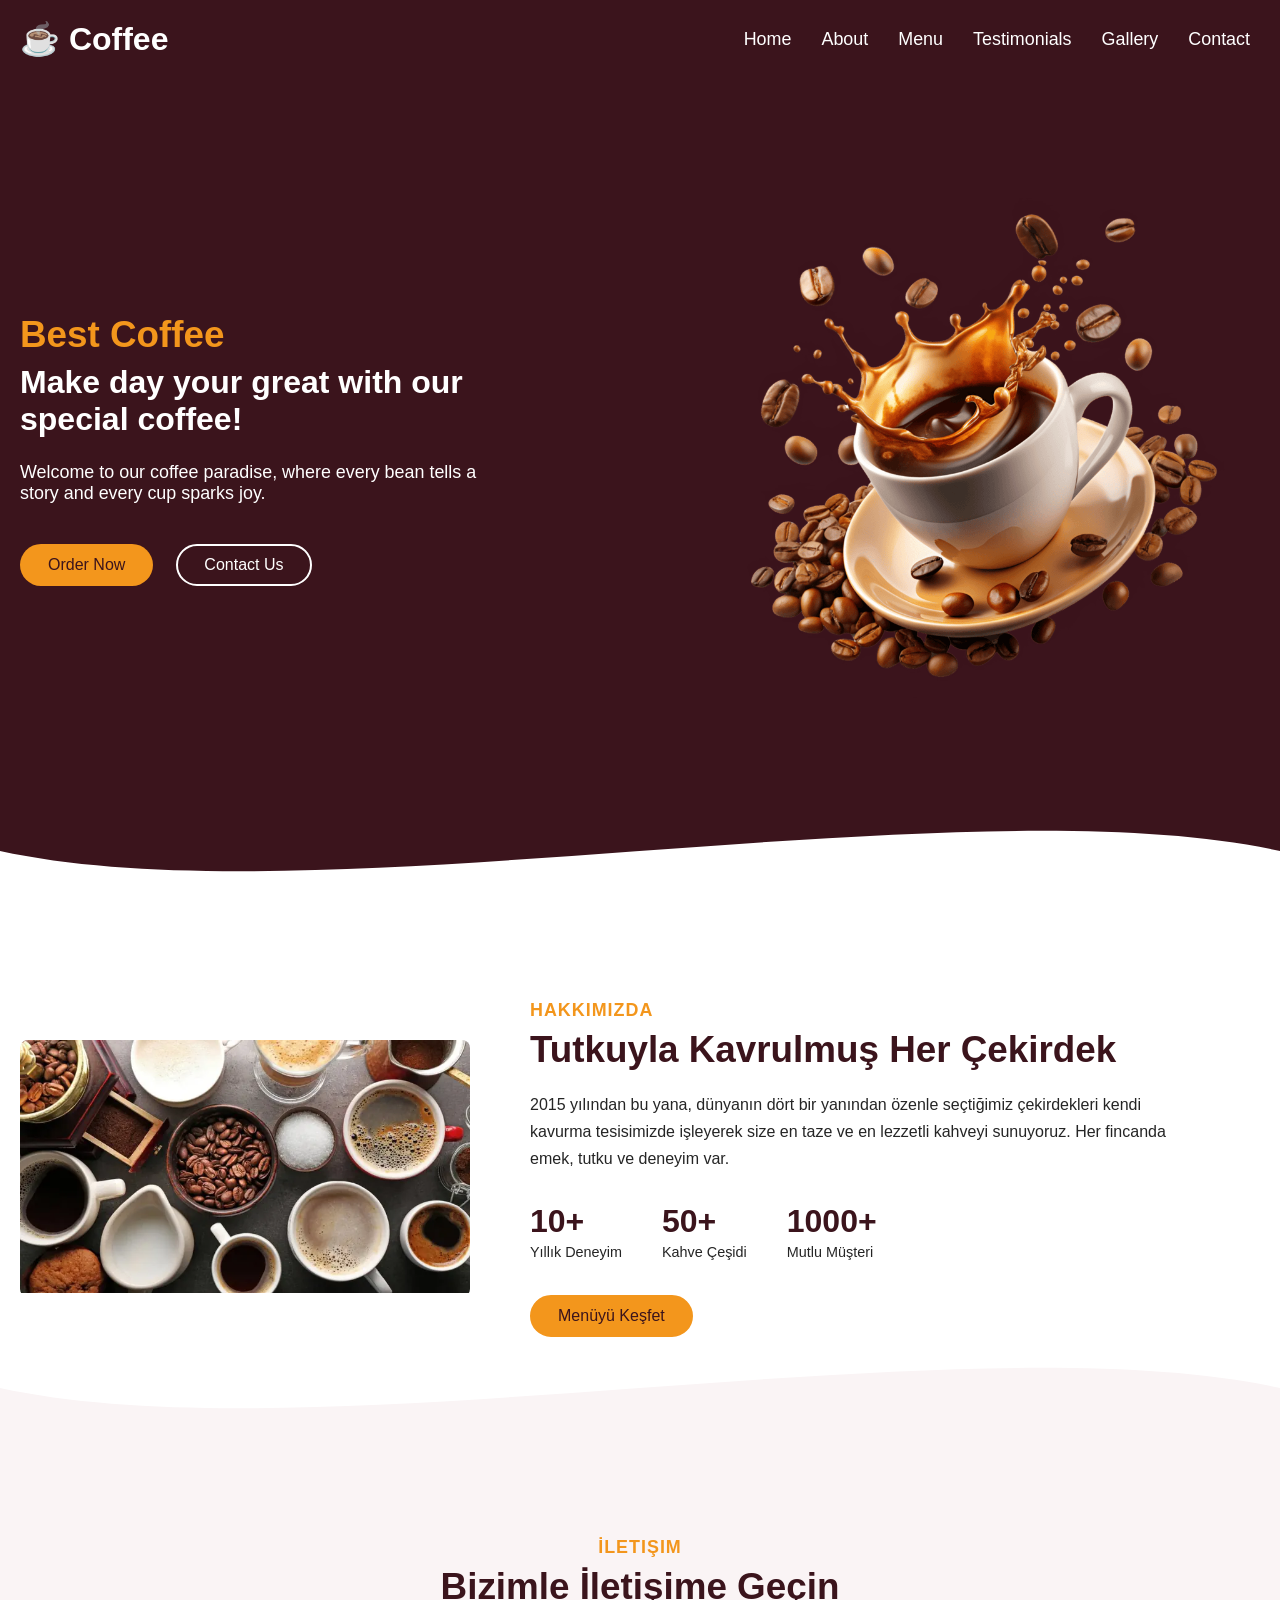
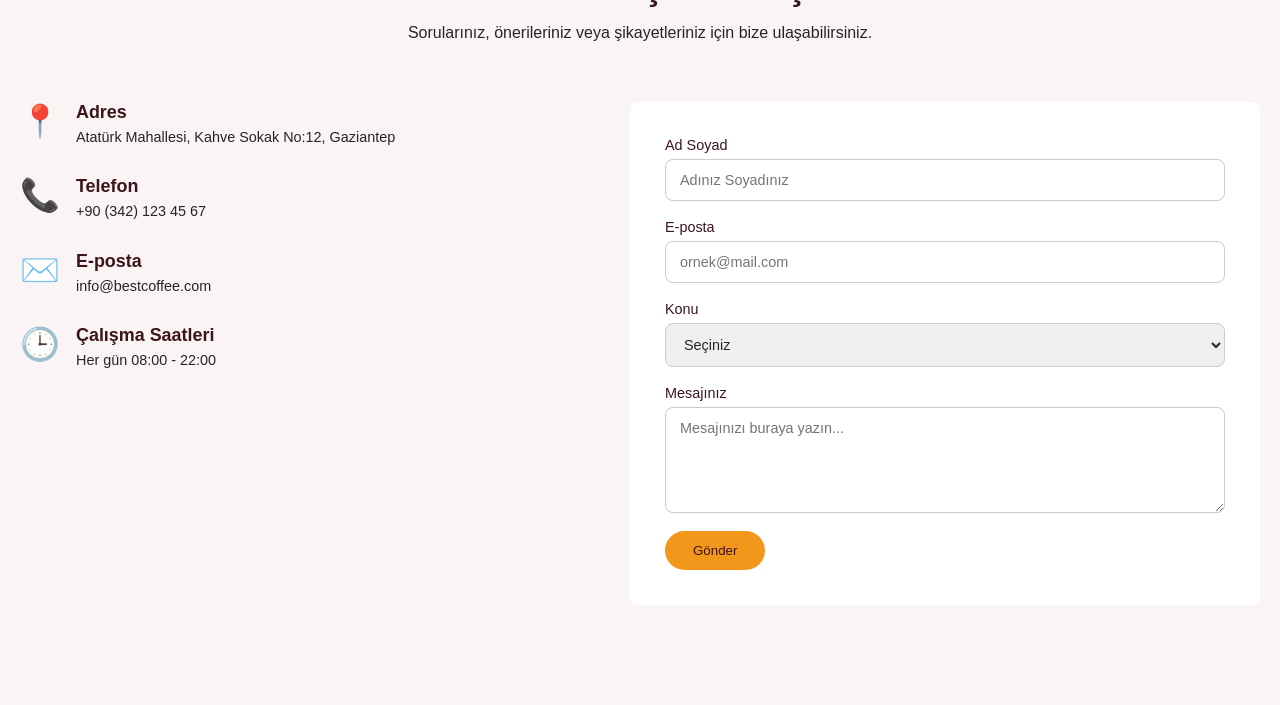
<file: coffe_website/index.html>
<!DOCTYPE html>
<html lang="en">
<head>
    <meta charset="UTF-8">
    <meta name="viewport" content="width=device-width, initial-scale=1.0">
    <title>Document</title>
    <link rel="stylesheet" href="style.css">
</head>
<body>
    <!--Header / Navbar-->
    <header>
        <nav class="navbar section-content">
            <a href="#" class="nav-logo">
                <h2 class="logo-text">☕ Coffee</h2>
            </a>
            <ul class="nav-menu"> 
                <li class="nav-item">
                    <a href="#home" class="nav-link">Home</a>
                </li>
                <li class="nav-item">
                    <a href="#about" class="nav-link">About</a>
                </li>
                <li class="nav-item">
                   <a href="menu.html" class="nav-link">Menu</a>
                </li>
                <li class="nav-item">
                    <a href="testimonials.html  " class="nav-link">Testimonials</a>
                </li>
                <li class="nav-item">
                    <a href="gallery.html" class="nav-link">Gallery</a>
                </li>
                <li class="nav-item">
                    <a href="#contact" class="nav-link">Contact</a>
                </li>
            </ul>
        </nav>
    </header>

    <main>
        <!--Hero section-->
        <section class="hero-section" id="home">
            <div class="section-content">
                <div class="hero-details">
                    <h2 class="title">Best Coffee</h2>
                    <h3 class="subtitle">Make day your great with our special coffee!</h3>
                    <p class="description">Welcome to our coffee paradise, where every bean tells a story and every cup sparks joy.</p>

                    <div class="buttons">
                        <a href="#" class="button order-now">Order Now</a>
                        <a href="#contact" class="button contact-us">Contact Us</a>
                    </div>
                </div>
                <div class="hero-image-wrapper">
                    <img src="images1/coffee-hero-section.png" alt="Hero" class="hero-image">
                </div>
            </div>
            <div class="wave-divider">
        <svg viewBox="0 0 1440 100" preserveAspectRatio="none" xmlns="http://www.w3.org/2000/svg">
            <path d="M0,50 C360,120 1080,-20 1440,50 L1440,100 L0,100 Z" fill="#fff"></path>
        </svg>
    </div>
        </section>


        <!--About Section-->
<section class="about-section" id="about">
    <div class="section-content">
        <div class="about-image-wrapper">
            <img src="images1\image_1080.webp" alt="About Us" class="about-image">
        </div>
        <div class="about-details">
            <p class="about-subtitle">Hakkımızda</p>
            <h2 class="about-title">Tutkuyla Kavrulmuş Her Çekirdek</h2>
            <p class="about-description">
                2015 yılından bu yana, dünyanın dört bir yanından özenle seçtiğimiz çekirdekleri
                kendi kavurma tesisimizde işleyerek size en taze ve en lezzetli kahveyi sunuyoruz.
                Her fincanda emek, tutku ve deneyim var.
            </p>

            <div class="about-stats">
                <div class="stat-item">
                    <h3 class="stat-number">10+</h3>
                    <p class="stat-label">Yıllık Deneyim</p>
                </div>
                <div class="stat-item">
                    <h3 class="stat-number">50+</h3>
                    <p class="stat-label">Kahve Çeşidi</p>
                </div>
                <div class="stat-item">
                    <h3 class="stat-number">1000+</h3>
                    <p class="stat-label">Mutlu Müşteri</p>
                </div>
            </div>

            <a href="menu.html" class="button">Menüyü Keşfet</a>
        </div>
    </div>


 
 
  <!--Wave divider-->
    <div class="wave-divider wave-divider-pink">
        <svg viewBox="0 0 1440 100" preserveAspectRatio="none" xmlns="http://www.w3.org/2000/svg">
            <path d="M0,50 C360,120 1080,-20 1440,50 L1440,100 L0,100 Z" fill="#faf4f5"></path>
        </svg>
    </div>
</section>



   <!--Contact Section-->
<section class="contact-section" id="contact">
    <div class="section-content">
        <div class="contact-header">
            <p class="contact-subtitle">İletişim</p>
            <h2 class="contact-title">Bizimle İletişime Geçin</h2>
            <p class="contact-description">
                Sorularınız, önerileriniz veya şikayetleriniz için bize ulaşabilirsiniz.
            </p>
        </div>

        <div class="contact-wrapper">
            <!--Contact Info-->
            <div class="contact-info">
                <div class="contact-info-item">
                    <span class="contact-icon">📍</span>
                    <div>
                        <h4>Adres</h4>
                        <p>Atatürk Mahallesi, Kahve Sokak No:12, Gaziantep</p>
                    </div>
                </div>

                <div class="contact-info-item">
                    <span class="contact-icon">📞</span>
                    <div>
                        <h4>Telefon</h4>
                        <p>+90 (342) 123 45 67</p>
                    </div>
                </div>

                <div class="contact-info-item">
                    <span class="contact-icon">✉️</span>
                    <div>
                        <h4>E-posta</h4>
                        <p>info@bestcoffee.com</p>
                    </div>
                </div>

                <div class="contact-info-item">
                    <span class="contact-icon">🕒</span>
                    <div>
                        <h4>Çalışma Saatleri</h4>
                        <p>Her gün 08:00 - 22:00</p>
                    </div>
                </div>
            </div>
 
            <!--Contact Form-->
            <form class="contact-form" id="contactForm">
                <div class="form-group">
                    <label for="name">Ad Soyad</label>
                    <input type="text" id="name" name="name" placeholder="Adınız Soyadınız" required>
                </div>

                <div class="form-group">
                    <label for="email">E-posta</label>
                    <input type="email" id="email" name="email" placeholder="ornek@mail.com" required>
                </div>

                <div class="form-group">
                    <label for="subject">Konu</label>
                    <select id="subject" name="subject" required>
                        <option value="" disabled selected>Seçiniz</option>
                        <option value="istek">İstek</option>
                        <option value="sikayet">Şikayet</option>
                        <option value="oneri">Öneri</option>
                        <option value="diger">Diğer</option>
                    </select>
                </div>

                <div class="form-group">
                    <label for="message">Mesajınız</label>
                    <textarea id="message" name="message" rows="5" placeholder="Mesajınızı buraya yazın..." required></textarea>
                </div>

                <button type="submit" class="button">Gönder</button>
            </form>
        </div>
    </div>
   
</section>
       
    </main>
</body>
</html>
</file>
<file: coffe_website/style.css>
html{
    scroll-behavior: smooth;
}
/* Importing Google Fonts*/
@import url('https://fonts.googleapis.com/css2?family=Miniver&family=Poppins:ital,wght@0,400;0,500;0,600;0,700;1,400&display=swap');
*{
    margin: 0;
    padding: 0;
    box-sizing: border-box;
    font-family: "Poppins", sans-serif;
}
:root{
    /*Colors*/
    --white-color:#fff;
    --dark-color:#252525;
    --primary-color:#3b141c;
    --secondary-color:#f3961c;
    --light-pink-color:#faf4f5;
    --medium-gray-color:#ccc;

    /*Font size*/
    --font-size-s:0.9rem;
    --font-size-n:1rem;
    --font-size-m:1.12rem;
    --font-size-l:1.5rem;
    --font-size-xl:2rem;
    --font-size-xxl:2.3rem;

    /*Font weight*/
    --font-weight-normal:400;
    --font-weight-medium:500;
    --font-weight-semibold:600;
    --font-weight-bold:700;

    /*Border radius*/
    --border-radius-s:8px;
    --border-radius-m:30px;
    --border-radius-circle:50%;
    
    /*Site max width*/
    --site-max-width:1300px;
}
/*Styling whole site*/
ul{
    list-style: none;
}
a{
    text-decoration:none;
}
button{
    cursor:pointer;
    border: none;
    background:none;
}

img{
    width: 100%;

}
.section-content{
    margin:0 auto;
    padding:0 20px;
    max-width:var(--site-max-width);
}
/*Navbar styling*/
header{
    position: fixed;
    width: 100%;
    z-index: 5;
    background:var(--primary-color);
}
header .navbar{
    display: flex;
    padding: 20px;
    align-items: center;
    justify-content: space-between;
}
.navbar .nav-logo .logo-text{
    color: var(--white-color);
    font-size: var(--font-size-xl);
    font-weight: var(--font-weight-semibold);
}
.navbar .nav-menu {
    display: flex;
    gap: 10px;

}
.navbar .nav-menu .nav-link{
  color:var(--white-color);
  padding: 10px;
  font-size:var(--font-size-m) ;
  border-radius: var(--border-radius-m);
  transition: 0.3s ease;    
}
.navbar .nav-menu .nav-link:hover{
     color:var(--primary-color);
  background: var(--secondary-color);
}
.hero-section{
    min-height: 100vh;
    background: var(--primary-color);
}
.hero-section .section-content{
    display: flex;
    align-items: center;
    min-height: 100vh;
    color:var(--white-color);
    justify-content: space-between;
}
.hero-section .hero-details .title{
    font-size: var(--font-size-xxl);
    color: var(--secondary-color);
    font-family: "Miniver",sans-serif;
}
.hero-section .hero-details .subtitle{
    margin-top: 8px;
    max-width: 70%;
    font-size: var(--font-size-xl);
    font-weight: var(--font-weight-semibold);
}
.hero-section .hero-details .description{
    max-width: 70%;
    margin: 24px 0 40px;
    font-size: var(--font-size-m);

    
}
.hero-section .hero-details .buttons{
    display: flex;
    gap: 23px;
}
.hero-section .hero-details .button{
    padding: 10px 26px;
    border: 2px solid transparent;
    color: var(--primary-color);
    border-radius: var(--border-radius-m);
    background: var(--secondary-color);
    font-weight: var(--font-weight-medium);
    transition: 0.3 ease;
}
.hero-section .hero-details .button:hover,
.hero-section .hero-details .contact-us{
    color: var(--white-color);
    border-color: var(--white-color);
    background: transparent;
}
.hero-section .hero-details .contact-us:hover{
     color: var(--primary-color);
    border-color: var(--secondary-color);
    background: var(--secondary-color);
}
.hero-section .hero-image-wrapper{
    max-width:500px;
    margin-right: 30px;
}
/*Responsive media query code for max width 900px*/
@media screen and (max-width:900px) {
    :root{
        --font-size-m:1rem;
    --font-size-l:1.3rem;
    --font-size-xl:1.5rem;
    --font-size-xxl:1.8rem;
    }
    .navbar .nav-menu{
      display: block;
      position: fixed;
      left: 0;
      top: 0;
      width: 300px;
      height: 100%;
      display: flex;
      flex-direction: column;
      align-items: center;
      padding-top: 100px;
      background: var(--white-color);
    }
    .navbar .nav-menu .nav-link{
        color: var(--dark-color);
        display: block;
        margin-top: 17px;
        font-size: var(--font-size-l);

    }
}

/*Gizli menü öğeleri*/
.menu-section .hidden-item{
    display: none;
}

/*Menu section styling*/
.menu-section{
    padding: 100px 0;
    background: var(--light-pink-color);
}
.menu-section .section-content{
    text-align: center;
}
.menu-section .menu-subtitle{
    color: var(--secondary-color);
    font-weight: var(--font-weight-semibold);
    font-size: var(--font-size-m);
    text-transform: uppercase;
    letter-spacing: 1px;
}
.menu-section .menu-title{
    margin-top: 8px;
    font-size: var(--font-size-xxl);
    color: var(--primary-color);
    font-family: "Miniver", sans-serif;
}
.menu-section .menu-description{
    max-width: 500px;
    margin: 16px auto 50px;
    color: var(--dark-color);
    font-size: var(--font-size-n);
}
.menu-section .menu-list{
    display: grid;
    grid-template-columns: repeat(auto-fit, minmax(230px, 1fr));
    gap: 30px;
    text-align: left;
}
.menu-section .menu-item{
    background: var(--white-color);
    border-radius: var(--border-radius-s);
    padding: 20px;
    transition: 0.3s ease;
}
.menu-section .menu-item:hover{
    transform: translateY(-8px);
}
.menu-section .menu-item-image{
    border-radius: var(--border-radius-s);
    overflow: hidden;
    margin-bottom: 16px;
    width: 250px;
    height: 200px;
}
.menu-section .menu-item-image img{
    width: 100%;
    height: 100%;
    object-fit: cover;
}
.menu-section .menu-item-title{
    color: var(--primary-color);
    font-size: var(--font-size-l);
    margin-bottom: 8px;
}
.menu-section .menu-item-desc{
    color: var(--dark-color);
    font-size: var(--font-size-s);
    margin-bottom: 14px;
}
.menu-section .menu-item-price{
    display: inline-block;
    font-weight: var(--font-weight-bold);
    font-size: var(--font-size-m);
    color: var(--secondary-color);
}
.menu-section .menu-footer{
    margin-top: 50px;
}
.menu-section .menu-footer .button{
    padding: 10px 26px;
    border: 2px solid var(--secondary-color);
    color: var(--primary-color);
    border-radius: var(--border-radius-m);
    background: var(--secondary-color);
    font-weight: var(--font-weight-medium);
    transition: 0.3s ease;
}
.menu-section .menu-footer .button:hover{
    color: var(--secondary-color);
    background: transparent;
}



/*Responsive - 900px breakpoint ile uyumlu*/
@media screen and (max-width:900px) {
    .menu-section{
        padding: 70px 0;
    }
    .menu-section .menu-list{
        grid-template-columns: 1fr;
    }
}


/*About section styling*/
.about-section{
    padding: 100px 0;
    background: var(--white-color);
}
.about-section .section-content{
    display: flex;
    align-items: center;
    gap: 60px;
}
.about-section .about-image-wrapper{
    max-width: 450px;
    border-radius: var(--border-radius-s);
    overflow: hidden;
}
.about-section .about-details{
    flex: 1;
}
.about-section .about-subtitle{
    color: var(--secondary-color);
    font-weight: var(--font-weight-semibold);
    font-size: var(--font-size-m);
    text-transform: uppercase;
    letter-spacing: 1px;
}
.about-section .about-title{
    margin-top: 8px;
    font-size: var(--font-size-xxl);
    color: var(--primary-color);
    font-family: "Miniver", sans-serif;
}
.about-section .about-description{
    margin: 20px 0 30px;
    color: var(--dark-color);
    font-size: var(--font-size-n);
    line-height: 1.7;
    max-width: 90%;
}
.about-section .about-stats{
    display: flex;
    gap: 40px;
    margin-bottom: 35px;
}
.about-section .stat-number{
    font-size: var(--font-size-xl);
    color: var(--primary-color);
    font-weight: var(--font-weight-bold);
}
.about-section .stat-label{
    margin-top: 4px;
    font-size: var(--font-size-s);
    color: var(--dark-color);
}
.about-section .button{
    display: inline-block;
    padding: 10px 26px;
    border: 2px solid var(--secondary-color);
    color: var(--primary-color);
    border-radius: var(--border-radius-m);
    background: var(--secondary-color);
    font-weight: var(--font-weight-medium);
    transition: 0.3s ease;
}
.about-section .button:hover{
    color: var(--secondary-color);
    background: transparent;
}
.about-section{
    scroll-margin-top: 90px;
}

/*Responsive - 900px breakpoint ile uyumlu*/
@media screen and (max-width:900px) {
    .about-section{
        padding: 70px 0;
    }
    .about-section .section-content{
        flex-direction: column;
        text-align: center;
    }
    .about-section .about-image-wrapper{
        max-width: 100%;
    }
    .about-section .about-description{
        max-width: 100%;
    }
    .about-section .about-stats{
        justify-content: center;
    }
}

.wave-divider{
    position: absolute;
    bottom: -1px;
    left: 0;
    width: 100%;
    line-height: 0;
}
.wave-divider svg{
    width: 100%;
    height: 100px;
    display: block;
}
.hero-section{
    position: relative;
}



/*Contact section styling*/
.contact-section{
    padding: 100px 0;
    background: var(--light-pink-color);
    scroll-margin-top: 90px;
}
.contact-header{
    text-align: center;
    max-width: 600px;
    margin: 0 auto 60px auto;
}
.contact-section .contact-subtitle{
    color: var(--secondary-color);
    font-weight: var(--font-weight-semibold);
    font-size: var(--font-size-m);
    text-transform: uppercase;
    letter-spacing: 1px;
}
.contact-section .contact-title{
    margin-top: 8px;
    font-size: var(--font-size-xxl);
    color: var(--primary-color);
    font-family: "Miniver", sans-serif;
}
.contact-section .contact-description{
    margin-top: 16px;
    color: var(--dark-color);
    font-size: var(--font-size-n);
}

.contact-wrapper{
    display: flex;
    gap: 50px;
}

/*Contact info*/
.contact-info{
    flex: 1;
    display: flex;
    flex-direction: column;
    gap: 28px;
}
.contact-info-item{
    display: flex;
    align-items: flex-start;
    gap: 16px;
}
.contact-icon{
    font-size: var(--font-size-xl);
}
.contact-info-item h4{
    color: var(--primary-color);
    font-size: var(--font-size-m);
    margin-bottom: 4px;
}
.contact-info-item p{
    color: var(--dark-color);
    font-size: var(--font-size-s);
    line-height: 1.5;
}

/*Contact form*/
.contact-form{
    flex: 1;
    background: var(--white-color);
    padding: 35px;
    border-radius: var(--border-radius-s);
    display: flex;
    flex-direction: column;
    gap: 18px;
}
.form-group{
    display: flex;
    flex-direction: column;
    gap: 6px;
}
.form-group label{
    font-size: var(--font-size-s);
    color: var(--primary-color);
    font-weight: var(--font-weight-medium);
}
.form-group input,
.form-group select,
.form-group textarea{
    padding: 12px 14px;
    border: 1px solid var(--medium-gray-color);
    border-radius: var(--border-radius-s);
    font-family: "Poppins", sans-serif;
    font-size: var(--font-size-s);
    color: var(--dark-color);
    outline: none;
    transition: 0.3s ease;
}
.form-group input:focus,
.form-group select:focus,
.form-group textarea:focus{
    border-color: var(--secondary-color);
}
.form-group textarea{
    resize: vertical;
}
.contact-form .button{
    align-self: flex-start;
    padding: 10px 26px;
    border: 2px solid var(--secondary-color);
    color: var(--primary-color);
    border-radius: var(--border-radius-m);
    background: var(--secondary-color);
    font-weight: var(--font-weight-medium);
    transition: 0.3s ease;
}
.contact-form .button:hover{
    color: var(--secondary-color);
    background: transparent;
}

/*Responsive*/
@media screen and (max-width:900px) {
    .contact-section{
        padding: 70px 0;
    }
    .contact-wrapper{
        flex-direction: column;
    }
}



/*Gallery section styling*/
.gallery-section{
    padding: 100px 0;
    background: var(--white-color);
    scroll-margin-top: 90px;
}
.gallery-header{
    text-align: center;
    max-width: 600px;
    margin: 0 auto 50px auto;
}
.gallery-section .gallery-subtitle{
    color: var(--secondary-color);
    font-weight: var(--font-weight-semibold);
    font-size: var(--font-size-m);
    text-transform: uppercase;
    letter-spacing: 1px;
}
.gallery-section .gallery-title{
    margin-top: 8px;
    font-size: var(--font-size-xxl);
    color: var(--primary-color);
    font-family: "Miniver", sans-serif;
}
.gallery-section .gallery-description{
    margin-top: 16px;
    color: var(--dark-color);
    font-size: var(--font-size-n);
}

/*Masonry grid - CSS columns ile*/
.gallery-grid{
    column-count: 4;
    column-gap: 20px;
}
.gallery-item{
    position: relative;
    break-inside: avoid;
    margin-bottom: 20px;
    border-radius: var(--border-radius-s);
    overflow: hidden;
    cursor: pointer;
}
.gallery-item img{
    width: 100%;
    display: block;
    transition: 0.4s ease;
}
.gallery-item:hover img{
    transform: scale(1.08);
}

/*Farklı yükseklikler - masonry hissi için*/
.gallery-item:nth-child(2) img,
.gallery-item:nth-child(5) img{
    aspect-ratio: 3/4;
    object-fit: cover;
}
.gallery-item:nth-child(1) img,
.gallery-item:nth-child(4) img,
.gallery-item:nth-child(7) img{
    aspect-ratio: 4/3;
    object-fit: cover;
}
.gallery-item:nth-child(3) img,
.gallery-item:nth-child(6) img,
.gallery-item:nth-child(8) img{
    aspect-ratio: 1/1;
    object-fit: cover;
}

/*Hover overlay*/
.gallery-overlay{
    position: absolute;
    inset: 0;
    background: rgba(59, 20, 28, 0.75); /*primary-color üzerinden opacity*/
    display: flex;
    align-items: flex-end;
    padding: 20px;
    opacity: 0;
    transition: 0.4s ease;
}
.gallery-item:hover .gallery-overlay{
    opacity: 1;
}
.gallery-overlay p{
    color: var(--white-color);
    font-size: var(--font-size-m);
    font-weight: var(--font-weight-medium);
}

/*Lightbox*/
.lightbox{
    display: none;
    position: fixed;
    inset: 0;
    background: rgba(0, 0, 0, 0.9);
    z-index: 10;
    align-items: center;
    justify-content: center;
}
.lightbox.active{
    display: flex;
}
.lightbox img{
    max-width: 85%;
    max-height: 85%;
    border-radius: var(--border-radius-s);
}
.lightbox-close{
    position: absolute;
    top: 30px;
    right: 40px;
    color: var(--white-color);
    font-size: 2.5rem;
    cursor: pointer;
    line-height: 1;
}

/*Responsive*/
@media screen and (max-width:900px) {
    .gallery-section{
        padding: 70px 0;
    }
    .gallery-grid{
        column-count: 2;
    }
}
@media screen and (max-width:500px) {
    .gallery-grid{
        column-count: 1;
    }
}


.about-section{
    position: relative;
}
.wave-divider-pink{
    position: absolute;
    bottom: -1px;
    left: 0;
    width: 100%;
    line-height: 0;
}
.wave-divider-pink svg{
    width: 100%;
    height: 100px;
    display: block;
}






/*Testimonials section styling*/
.testimonials-section{
    padding: 100px 0;
    background: var(--white-color);
    scroll-margin-top: 90px;
}
.testimonials-header{
    text-align: center;
    max-width: 600px;
    margin: 0 auto 50px auto;
}
.testimonials-section .testimonials-subtitle{
    color: var(--secondary-color);
    font-weight: var(--font-weight-semibold);
    font-size: var(--font-size-m);
    text-transform: uppercase;
    letter-spacing: 1px;
}
.testimonials-section .testimonials-title{
    margin-top: 8px;
    font-size: var(--font-size-xxl);
    color: var(--primary-color);
    font-family: "Miniver", sans-serif;
}

/*Slider*/
.testimonials-slider{
    display: flex;
    align-items: center;
    gap: 20px;
}
.testimonials-viewport{
    flex: 1;
    overflow: hidden;
}
.testimonials-track{
    display: flex;
}
.testimonial-card{
    width: 100%;
    flex-shrink: 0;
    background: var(--light-pink-color);
    border-radius: var(--border-radius-s);
    padding: 40px;
    text-align: center;
    transition: transform 0.5s ease;
}
.testimonial-stars{
    color: var(--secondary-color);
    font-size: var(--font-size-l);
    margin-bottom: 16px;
}
.testimonial-text{
    color: var(--dark-color);
    font-size: var(--font-size-m);
    line-height: 1.7;
    max-width: 600px;
    margin: 0 auto 28px auto;
    font-style: italic;
}
.testimonial-author{
    display: flex;
    align-items: center;
    justify-content: center;
    gap: 14px;
}
.testimonial-author img{
    width: 55px;
    height: 55px;
    border-radius: var(--border-radius-circle);
    object-fit: cover;
}
.testimonial-author h4{
    color: var(--primary-color);
    font-size: var(--font-size-m);
    text-align: left;
}
.testimonial-author span{
    color: var(--dark-color);
    font-size: var(--font-size-s);
}

/*Arrows*/
.slider-arrow{
    width: 45px;
    height: 45px;
    border-radius: var(--border-radius-circle);
    background: var(--primary-color);
    color: var(--white-color);
    font-size: var(--font-size-m);
    display: flex;
    align-items: center;
    justify-content: center;
    flex-shrink: 0;
    transition: 0.3s ease;
}
.slider-arrow:hover{
    background: var(--secondary-color);
    color: var(--primary-color);
}

/*Dots*/
.testimonials-dots{
    display: flex;
    justify-content: center;
    gap: 10px;
    margin-top: 30px;
}
.dot{
    width: 10px;
    height: 10px;
    border-radius: var(--border-radius-circle);
    background: var(--medium-gray-color);
    cursor: pointer;
    transition: 0.3s ease;
}
.dot.active{
    background: var(--secondary-color);
    width: 26px;
    border-radius: var(--border-radius-m);
}

/*Responsive*/
@media screen and (max-width:900px) {
    .testimonials-section{
        padding: 70px 0;
    }
    .testimonial-card{
        padding: 25px;
    }
    .slider-arrow{
        width: 36px;
        height: 36px;
    }
}
</file>
